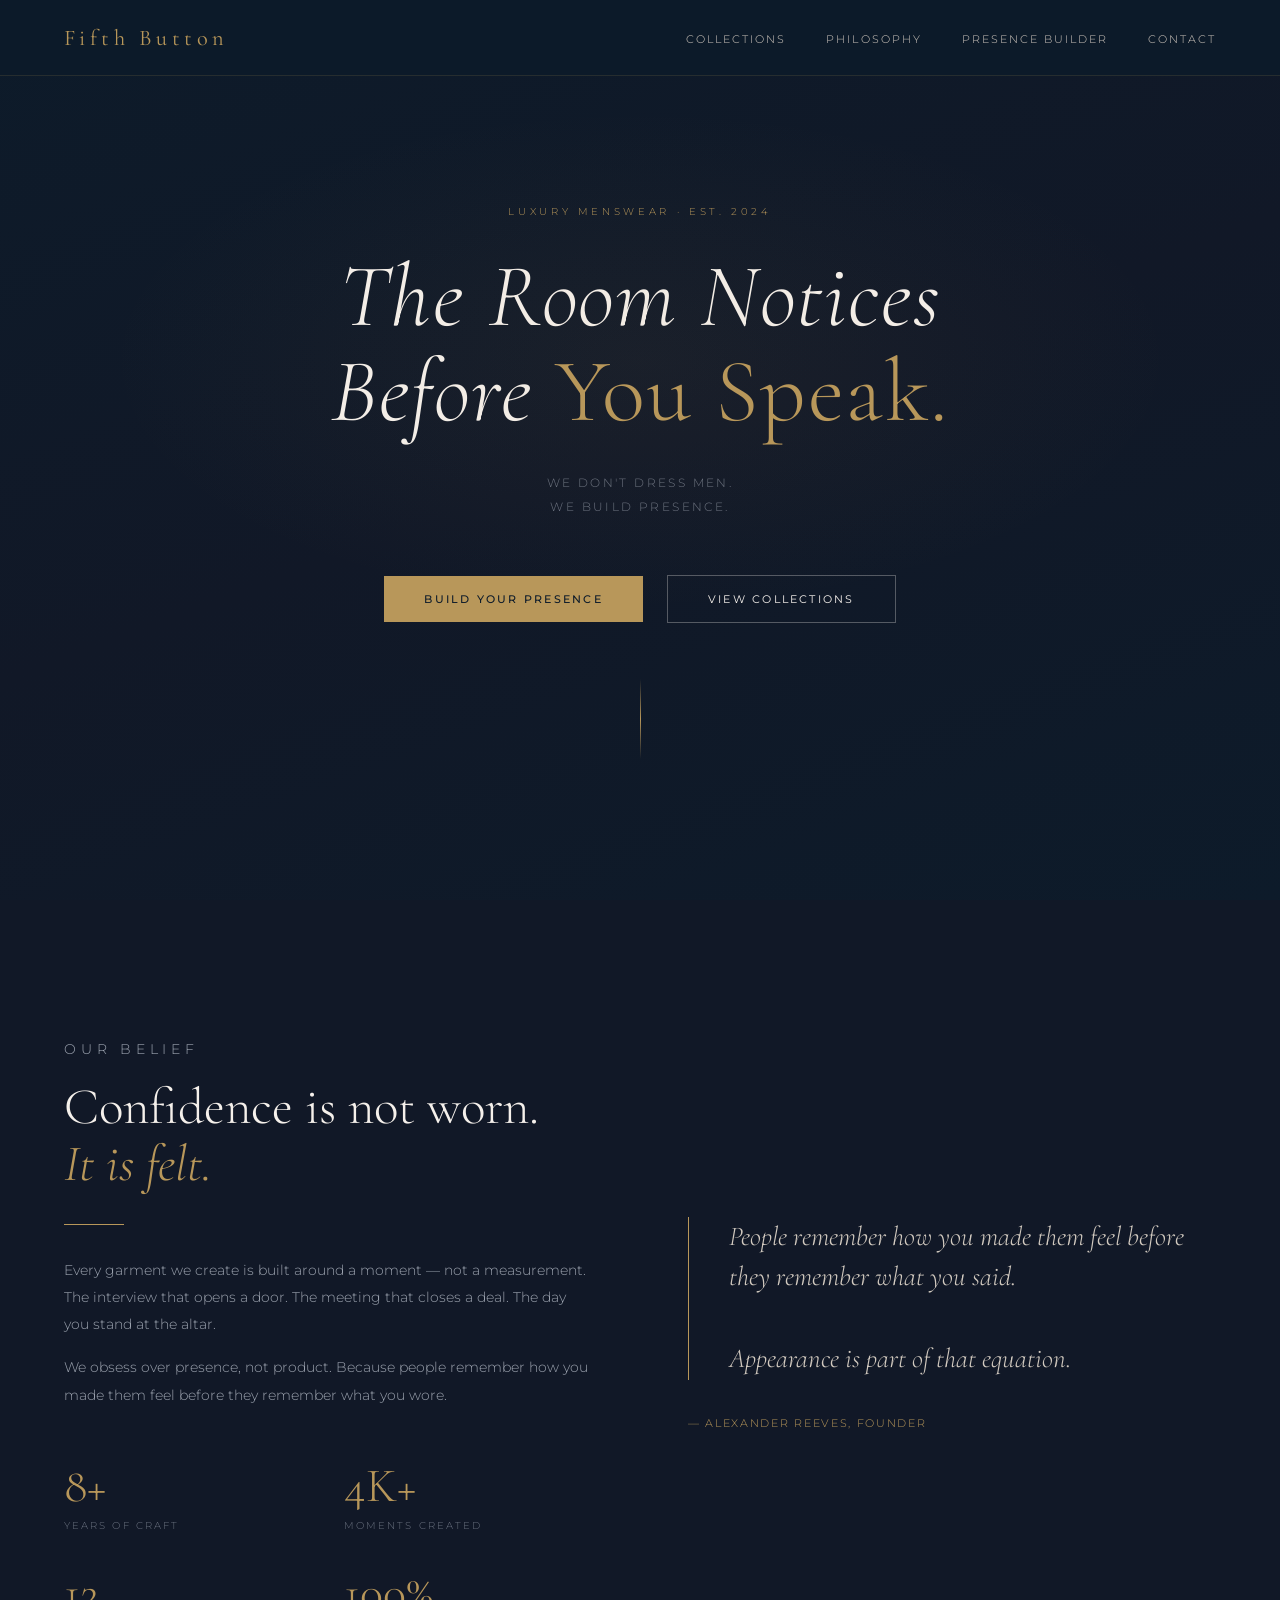
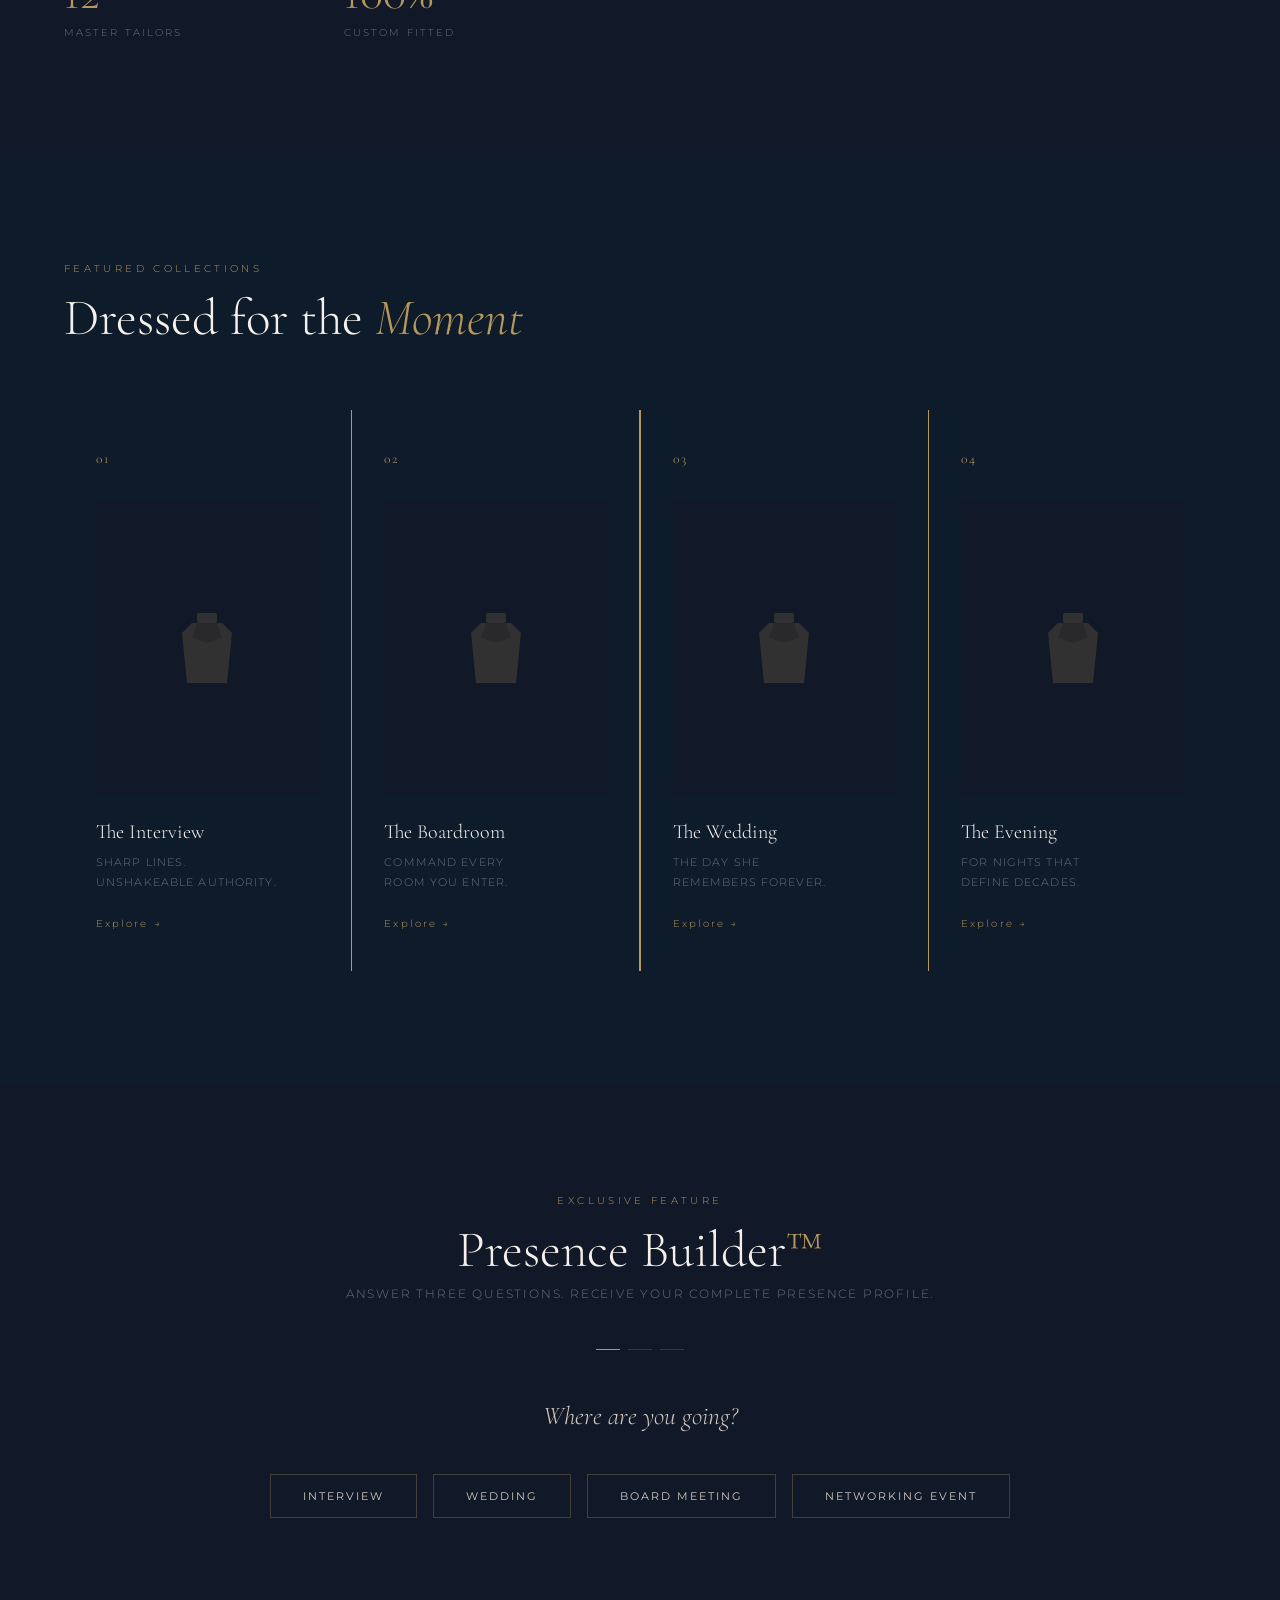
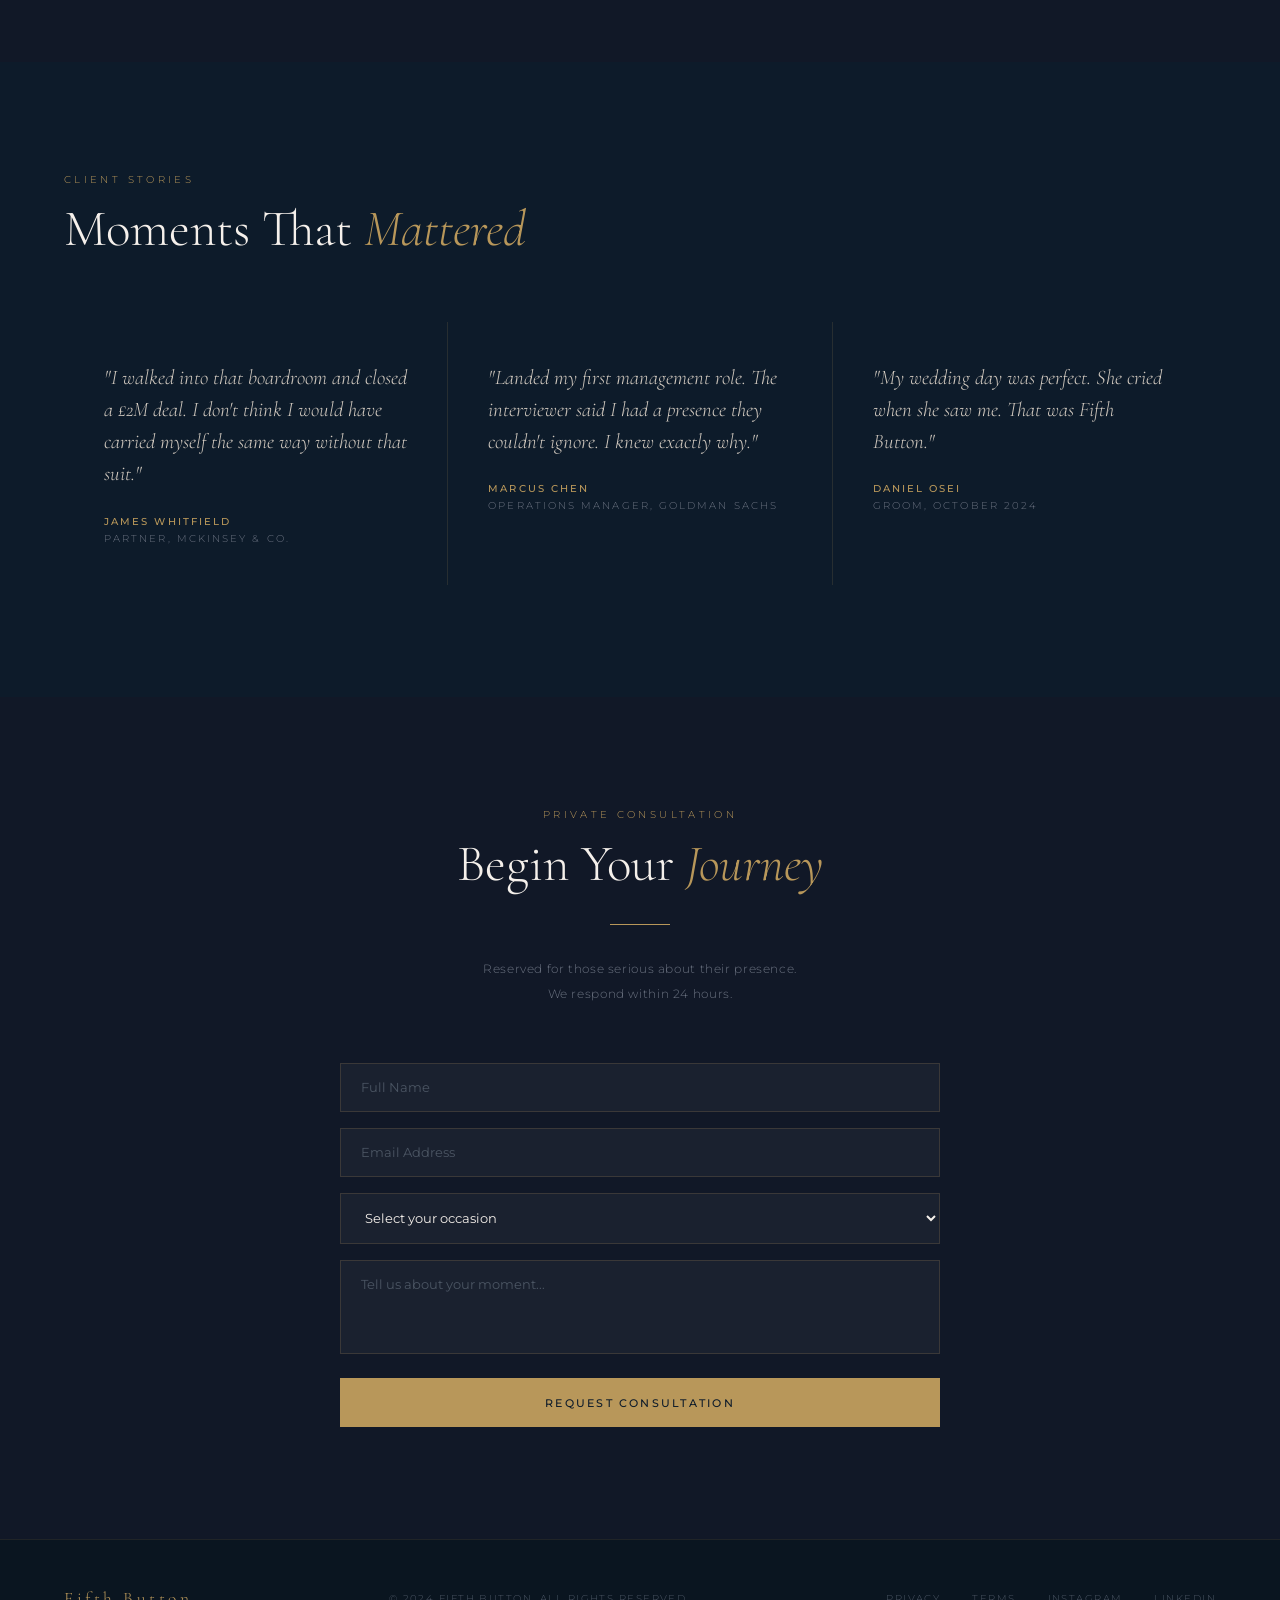
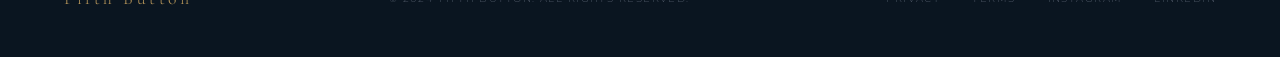
<file: inspiration.html>
<!DOCTYPE html>
<html lang="en">

<head>
    <meta charset="UTF-8" />
    <meta name="viewport" content="width=device-width, initial-scale=1.0" />
    <title>Fifth Button — Luxury Menswear</title>
    <link
        href="https://fonts.googleapis.com/css2?family=Cormorant+Garamond:ital,wght@0,300;0,400;0,600;1,300;1,400&family=Montserrat:wght@300;400;500;600&display=swap"
        rel="stylesheet" />
    <style>
        * {
            margin: 0;
            padding: 0;
            box-sizing: border-box;
        }

        :root {
            --gold: #B8975A;
            --navy: #0D1B2A;
            --charcoal: #1C1C1C;
            --offwhite: #F5F0EB;
            --white: #FFFFFF;
            --gray: #6B7280;
            --lightgray: #D1C9BF;
        }

        html {
            scroll-behavior: smooth;
        }

        body {
            background: #0D1B2A;
            color: #F5F0EB;
            font-family: 'Montserrat', sans-serif;
            font-weight: 300;
            overflow-x: hidden;
        }

        /* NAV */
        nav {
            position: fixed;
            top: 0;
            left: 0;
            right: 0;
            z-index: 100;
            padding: 1.5rem 4rem;
            display: flex;
            justify-content: space-between;
            align-items: center;
            border-bottom: 1px solid rgba(184, 151, 90, 0.15);
            background: rgba(13, 27, 42, 0.95);
            backdrop-filter: blur(10px);
        }

        .nav-logo {
            font-family: 'Cormorant Garamond', serif;
            font-size: 1.4rem;
            letter-spacing: 0.2em;
            color: #B8975A;
            font-weight: 400;
        }

        .nav-links {
            display: flex;
            gap: 2.5rem;
            list-style: none;
        }

        .nav-links a {
            color: #D1C9BF;
            text-decoration: none;
            font-size: 0.7rem;
            letter-spacing: 0.18em;
            text-transform: uppercase;
            transition: color 0.3s;
        }

        .nav-links a:hover {
            color: #B8975A;
        }

        /* HERO */
        .hero {
            min-height: 100vh;
            display: flex;
            flex-direction: column;
            justify-content: center;
            align-items: center;
            text-align: center;
            padding: 8rem 2rem 4rem;
            position: relative;
            overflow: hidden;
            background: linear-gradient(160deg, #0D1B2A 0%, #111827 50%, #0D1B2A 100%);
        }

        .hero::before {
            content: '';
            position: absolute;
            inset: 0;
            background: radial-gradient(ellipse 60% 40% at 50% 40%, rgba(184, 151, 90, 0.06) 0%, transparent 70%);
            pointer-events: none;
        }

        .hero-eyebrow {
            font-size: 0.65rem;
            letter-spacing: 0.35em;
            text-transform: uppercase;
            color: #B8975A;
            margin-bottom: 2rem;
        }

        .hero h1 {
            font-family: 'Cormorant Garamond', serif;
            font-size: clamp(3rem, 7vw, 6.5rem);
            font-weight: 300;
            line-height: 1.05;
            letter-spacing: 0.02em;
            color: #F5F0EB;
            max-width: 900px;
            font-style: italic;
        }

        .hero h1 span {
            color: #B8975A;
            font-style: normal;
        }

        .hero-sub {
            margin-top: 2rem;
            font-size: 0.75rem;
            letter-spacing: 0.2em;
            text-transform: uppercase;
            color: #6B7280;
            max-width: 400px;
            line-height: 2;
        }

        .hero-cta {
            margin-top: 3.5rem;
            display: flex;
            gap: 1.5rem;
            align-items: center;
            flex-wrap: wrap;
            justify-content: center;
        }

        .btn-primary {
            background: #B8975A;
            color: #0D1B2A;
            padding: 1rem 2.5rem;
            font-size: 0.7rem;
            letter-spacing: 0.2em;
            text-transform: uppercase;
            border: none;
            cursor: pointer;
            font-family: 'Montserrat', sans-serif;
            font-weight: 500;
            transition: all 0.3s;
        }

        .btn-primary:hover {
            background: #d4b07a;
        }

        .btn-secondary {
            background: transparent;
            color: #F5F0EB;
            padding: 1rem 2.5rem;
            font-size: 0.7rem;
            letter-spacing: 0.2em;
            text-transform: uppercase;
            border: 1px solid rgba(245, 240, 235, 0.3);
            cursor: pointer;
            font-family: 'Montserrat', sans-serif;
            font-weight: 400;
            transition: all 0.3s;
        }

        .btn-secondary:hover {
            border-color: #B8975A;
            color: #B8975A;
        }

        .hero-line {
            width: 1px;
            height: 80px;
            background: linear-gradient(to bottom, transparent, #B8975A, transparent);
            margin: 3.5rem auto 0;
        }

        /* SECTION COMMONS */
        section {
            padding: 7rem 4rem;
        }

        .section-label {
            font-size: 0.6rem;
            letter-spacing: 0.35em;
            text-transform: uppercase;
            color: #B8975A;
            margin-bottom: 1rem;
        }

        .section-title {
            font-family: 'Cormorant Garamond', serif;
            font-size: clamp(2rem, 4vw, 3.5rem);
            font-weight: 300;
            line-height: 1.1;
            color: #F5F0EB;
        }

        .section-title em {
            color: #B8975A;
            font-style: italic;
        }

        .divider {
            width: 60px;
            height: 1px;
            background: #B8975A;
            margin: 2rem 0;
        }

        /* PHILOSOPHY */
        .philosophy {
            background: #111827;
            display: grid;
            grid-template-columns: 1fr 1fr;
            gap: 6rem;
            align-items: center;
        }

        .philosophy-stat {
            display: grid;
            grid-template-columns: 1fr 1fr;
            gap: 2rem;
            margin-top: 3rem;
        }

        .stat-item {}

        .stat-num {
            font-family: 'Cormorant Garamond', serif;
            font-size: 3rem;
            color: #B8975A;
            font-weight: 300;
        }

        .stat-label {
            font-size: 0.65rem;
            letter-spacing: 0.2em;
            text-transform: uppercase;
            color: #6B7280;
            margin-top: 0.25rem;
        }

        .philosophy-quote {
            font-family: 'Cormorant Garamond', serif;
            font-size: 1.7rem;
            font-style: italic;
            color: #D1C9BF;
            line-height: 1.5;
            border-left: 1px solid #B8975A;
            padding-left: 2.5rem;
        }

        .philosophy p {
            font-size: 0.85rem;
            line-height: 2;
            color: #9CA3AF;
            margin-top: 1.5rem;
        }

        /* COLLECTIONS */
        .collections {
            background: #0D1B2A;
        }

        .collections-grid {
            display: grid;
            grid-template-columns: repeat(4, 1fr);
            gap: 1.5px;
            margin-top: 4rem;
            background: #B8975A;
        }

        .collection-card {
            background: #0D1B2A;
            padding: 2.5rem 2rem;
            cursor: pointer;
            transition: background 0.4s;
            position: relative;
            overflow: hidden;
        }

        .collection-card::before {
            content: '';
            position: absolute;
            inset: 0;
            background: rgba(184, 151, 90, 0.04);
            opacity: 0;
            transition: opacity 0.4s;
        }

        .collection-card:hover::before {
            opacity: 1;
        }

        .collection-card:hover .card-arrow {
            transform: translateX(6px);
        }

        .card-num {
            font-family: 'Cormorant Garamond', serif;
            font-size: 0.85rem;
            color: #B8975A;
            letter-spacing: 0.15em;
            margin-bottom: 2rem;
        }

        .card-img {
            width: 100%;
            aspect-ratio: 3/4;
            background: #111827;
            margin-bottom: 1.5rem;
            display: flex;
            align-items: center;
            justify-content: center;
            overflow: hidden;
        }

        .card-img svg {
            opacity: 0.2;
        }

        .card-name {
            font-family: 'Cormorant Garamond', serif;
            font-size: 1.25rem;
            color: #F5F0EB;
            font-weight: 300;
        }

        .card-desc {
            font-size: 0.7rem;
            letter-spacing: 0.1em;
            color: #6B7280;
            margin-top: 0.5rem;
            line-height: 1.8;
            text-transform: uppercase;
        }

        .card-arrow {
            display: inline-block;
            margin-top: 1.5rem;
            font-size: 0.65rem;
            letter-spacing: 0.2em;
            color: #B8975A;
            transition: transform 0.3s;
        }

        /* PRESENCE BUILDER */
        .presence {
            background: #111827;
        }

        .presence-inner {
            max-width: 760px;
            margin: 0 auto;
            text-align: center;
        }

        .presence-inner .section-title {
            margin-bottom: 0.5rem;
        }

        .presence-sub {
            font-size: 0.75rem;
            letter-spacing: 0.15em;
            color: #6B7280;
            text-transform: uppercase;
            margin-bottom: 3rem;
        }

        .pb-step {
            display: none;
        }

        .pb-step.active {
            display: block;
        }

        .pb-question {
            font-family: 'Cormorant Garamond', serif;
            font-size: 1.6rem;
            font-style: italic;
            color: #D1C9BF;
            margin-bottom: 2.5rem;
            line-height: 1.4;
        }

        .pb-options {
            display: flex;
            flex-wrap: wrap;
            gap: 1rem;
            justify-content: center;
            margin-bottom: 2rem;
        }

        .pb-option {
            background: transparent;
            border: 1px solid rgba(184, 151, 90, 0.3);
            color: #D1C9BF;
            padding: 0.9rem 2rem;
            font-family: 'Montserrat', sans-serif;
            font-size: 0.7rem;
            letter-spacing: 0.18em;
            text-transform: uppercase;
            cursor: pointer;
            transition: all 0.3s;
        }

        .pb-option:hover,
        .pb-option.selected {
            background: rgba(184, 151, 90, 0.12);
            border-color: #B8975A;
            color: #B8975A;
        }

        .pb-progress {
            display: flex;
            gap: 0.5rem;
            justify-content: center;
            margin-bottom: 3rem;
        }

        .pb-dot {
            width: 24px;
            height: 1px;
            background: rgba(184, 151, 90, 0.25);
            transition: background 0.3s;
        }

        .pb-dot.done {
            background: #B8975A;
        }

        .pb-result {
            display: none;
            text-align: center;
        }

        .pb-result.show {
            display: block;
        }

        .result-badge {
            display: inline-block;
            border: 1px solid #B8975A;
            padding: 0.5rem 1.5rem;
            font-size: 0.6rem;
            letter-spacing: 0.3em;
            text-transform: uppercase;
            color: #B8975A;
            margin-bottom: 2rem;
        }

        .result-title {
            font-family: 'Cormorant Garamond', serif;
            font-size: 2.5rem;
            font-style: italic;
            color: #F5F0EB;
            margin-bottom: 1rem;
        }

        .result-desc {
            font-size: 0.8rem;
            color: #9CA3AF;
            line-height: 2;
            max-width: 500px;
            margin: 0 auto 2rem;
        }

        .result-items {
            display: flex;
            gap: 2rem;
            justify-content: center;
            flex-wrap: wrap;
            margin: 2.5rem 0;
        }

        .result-item {
            text-align: center;
        }

        .result-item-label {
            font-size: 0.6rem;
            letter-spacing: 0.2em;
            text-transform: uppercase;
            color: #6B7280;
            margin-bottom: 0.5rem;
        }

        .result-item-val {
            font-family: 'Cormorant Garamond', serif;
            font-size: 1.1rem;
            color: #B8975A;
        }

        .btn-reset {
            background: transparent;
            border: none;
            color: #6B7280;
            font-size: 0.65rem;
            letter-spacing: 0.2em;
            text-transform: uppercase;
            cursor: pointer;
            font-family: 'Montserrat', sans-serif;
            margin-top: 1rem;
            transition: color 0.3s;
        }

        .btn-reset:hover {
            color: #B8975A;
        }

        /* TESTIMONIALS */
        .testimonials {
            background: #0D1B2A;
        }

        .testimonials-header {
            display: flex;
            justify-content: space-between;
            align-items: flex-end;
            margin-bottom: 4rem;
        }

        .t-grid {
            display: grid;
            grid-template-columns: repeat(3, 1fr);
            gap: 1px;
            background: rgba(184, 151, 90, 0.15);
        }

        .t-card {
            background: #0D1B2A;
            padding: 2.5rem;
        }

        .t-quote {
            font-family: 'Cormorant Garamond', serif;
            font-size: 1.3rem;
            font-style: italic;
            color: #D1C9BF;
            line-height: 1.55;
            margin-bottom: 1.5rem;
        }

        .t-meta {
            font-size: 0.65rem;
            letter-spacing: 0.2em;
            text-transform: uppercase;
            color: #6B7280;
        }

        .t-meta strong {
            color: #B8975A;
            display: block;
            margin-bottom: 0.25rem;
            font-weight: 500;
        }

        /* CONTACT */
        .contact {
            background: #111827;
            text-align: center;
        }

        .contact-inner {
            max-width: 600px;
            margin: 0 auto;
        }

        .contact-form {
            margin-top: 3.5rem;
            display: flex;
            flex-direction: column;
            gap: 1rem;
        }

        .contact-form input,
        .contact-form select,
        .contact-form textarea {
            background: rgba(245, 240, 235, 0.04);
            border: 1px solid rgba(184, 151, 90, 0.2);
            color: #F5F0EB;
            padding: 1rem 1.25rem;
            font-family: 'Montserrat', sans-serif;
            font-size: 0.8rem;
            outline: none;
            transition: border-color 0.3s;
            resize: none;
        }

        .contact-form input::placeholder,
        .contact-form textarea::placeholder {
            color: #4B5563;
        }

        .contact-form input:focus,
        .contact-form textarea:focus {
            border-color: #B8975A;
        }

        .contact-form select option {
            background: #111827;
        }

        .contact-submit {
            background: #B8975A;
            color: #0D1B2A;
            padding: 1.1rem;
            font-family: 'Montserrat', sans-serif;
            font-size: 0.7rem;
            letter-spacing: 0.2em;
            text-transform: uppercase;
            font-weight: 500;
            border: none;
            cursor: pointer;
            transition: background 0.3s;
            margin-top: 0.5rem;
        }

        .contact-submit:hover {
            background: #d4b07a;
        }

        /* FOOTER */
        footer {
            background: #0A1520;
            padding: 3rem 4rem;
            display: flex;
            justify-content: space-between;
            align-items: center;
            border-top: 1px solid rgba(184, 151, 90, 0.12);
        }

        .footer-logo {
            font-family: 'Cormorant Garamond', serif;
            font-size: 1.1rem;
            letter-spacing: 0.2em;
            color: #B8975A;
        }

        .footer-copy {
            font-size: 0.6rem;
            letter-spacing: 0.15em;
            color: #4B5563;
            text-transform: uppercase;
        }

        .footer-links {
            display: flex;
            gap: 2rem;
        }

        .footer-links a {
            font-size: 0.6rem;
            letter-spacing: 0.15em;
            color: #4B5563;
            text-decoration: none;
            text-transform: uppercase;
            transition: color 0.3s;
        }

        .footer-links a:hover {
            color: #B8975A;
        }

        @media(max-width:768px) {
            nav {
                padding: 1.25rem 1.5rem;
            }

            .nav-links {
                display: none;
            }

            section {
                padding: 5rem 1.5rem;
            }

            .philosophy {
                grid-template-columns: 1fr;
                gap: 3rem;
            }

            .collections-grid {
                grid-template-columns: repeat(2, 1fr);
            }

            .t-grid {
                grid-template-columns: 1fr;
            }

            footer {
                flex-direction: column;
                gap: 1.5rem;
                text-align: center;
            }

            .footer-links {
                flex-wrap: wrap;
                justify-content: center;
            }
        }
    </style>
</head>

<body>

    <nav>
        <div class="nav-logo">Fifth Button</div>
        <ul class="nav-links">
            <li><a href="#collections">Collections</a></li>
            <li><a href="#philosophy">Philosophy</a></li>
            <li><a href="#presence">Presence Builder</a></li>
            <li><a href="#contact">Contact</a></li>
        </ul>
    </nav>

    <!-- HERO -->
    <section class="hero">
        <p class="hero-eyebrow">Luxury Menswear · Est. 2024</p>
        <h1>The Room Notices<br />Before <span>You Speak.</span></h1>
        <p class="hero-sub">We don't dress men.<br />We build presence.</p>
        <div class="hero-cta">
            <button class="btn-primary"
                onclick="document.getElementById('presence').scrollIntoView({behavior:'smooth'})">Build Your
                Presence</button>
            <button class="btn-secondary"
                onclick="document.getElementById('collections').scrollIntoView({behavior:'smooth'})">View
                Collections</button>
        </div>
        <div class="hero-line"></div>
    </section>

    <!-- PHILOSOPHY -->
    <section class="philosophy" id="philosophy">
        <div>
            <p class="section-label">Our Belief</p>
            <h2 class="section-title">Confidence is not worn.<br /><em>It is felt.</em></h2>
            <div class="divider"></div>
            <p>Every garment we create is built around a moment — not a measurement. The interview that opens a door.
                The meeting that closes a deal. The day you stand at the altar.</p>
            <p style="margin-top:1rem;">We obsess over presence, not product. Because people remember how you made them
                feel before they remember what you wore.</p>
            <div class="philosophy-stat">
                <div class="stat-item">
                    <div class="stat-num">8+</div>
                    <div class="stat-label">Years of craft</div>
                </div>
                <div class="stat-item">
                    <div class="stat-num">4K+</div>
                    <div class="stat-label">Moments created</div>
                </div>
                <div class="stat-item">
                    <div class="stat-num">12</div>
                    <div class="stat-label">Master tailors</div>
                </div>
                <div class="stat-item">
                    <div class="stat-num">100%</div>
                    <div class="stat-label">Custom fitted</div>
                </div>
            </div>
        </div>
        <div>
            <blockquote class="philosophy-quote">People remember how you made them feel before they remember what you
                said.<br /><br />Appearance is part of that equation.</blockquote>
            <p style="margin-top:2rem;font-size:0.7rem;letter-spacing:0.15em;text-transform:uppercase;color:#B8975A;">—
                Alexander Reeves, Founder</p>
        </div>
    </section>

    <!-- COLLECTIONS -->
    <section class="collections" id="collections">
        <p class="section-label">Featured Collections</p>
        <h2 class="section-title">Dressed for the <em>Moment</em></h2>
        <div class="collections-grid">
            <div class="collection-card">
                <div class="card-num">01</div>
                <div class="card-img">
                    <svg width="60" height="80" viewBox="0 0 60 80" fill="none">
                        <rect x="20" y="5" width="20" height="10" rx="2" fill="#B8975A" />
                        <path d="M15 15 L5 25 L10 75 L50 75 L55 25 L45 15" fill="#B8975A" />
                        <path d="M20 15 L15 30 L30 35 L45 30 L40 15" fill="#8a6f40" />
                    </svg>
                </div>
                <div class="card-name">The Interview</div>
                <div class="card-desc">Sharp lines.<br />Unshakeable authority.</div>
                <div class="card-arrow">Explore →</div>
            </div>
            <div class="collection-card">
                <div class="card-num">02</div>
                <div class="card-img">
                    <svg width="60" height="80" viewBox="0 0 60 80" fill="none">
                        <rect x="20" y="5" width="20" height="10" rx="2" fill="#B8975A" />
                        <path d="M15 15 L5 25 L10 75 L50 75 L55 25 L45 15" fill="#B8975A" />
                        <path d="M20 15 L15 30 L30 35 L45 30 L40 15" fill="#8a6f40" />
                    </svg>
                </div>
                <div class="card-name">The Boardroom</div>
                <div class="card-desc">Command every<br />room you enter.</div>
                <div class="card-arrow">Explore →</div>
            </div>
            <div class="collection-card">
                <div class="card-num">03</div>
                <div class="card-img">
                    <svg width="60" height="80" viewBox="0 0 60 80" fill="none">
                        <rect x="20" y="5" width="20" height="10" rx="2" fill="#B8975A" />
                        <path d="M15 15 L5 25 L10 75 L50 75 L55 25 L45 15" fill="#B8975A" />
                        <path d="M20 15 L15 30 L30 35 L45 30 L40 15" fill="#8a6f40" />
                    </svg>
                </div>
                <div class="card-name">The Wedding</div>
                <div class="card-desc">The day she<br />remembers forever.</div>
                <div class="card-arrow">Explore →</div>
            </div>
            <div class="collection-card">
                <div class="card-num">04</div>
                <div class="card-img">
                    <svg width="60" height="80" viewBox="0 0 60 80" fill="none">
                        <rect x="20" y="5" width="20" height="10" rx="2" fill="#B8975A" />
                        <path d="M15 15 L5 25 L10 75 L50 75 L55 25 L45 15" fill="#B8975A" />
                        <path d="M20 15 L15 30 L30 35 L45 30 L40 15" fill="#8a6f40" />
                    </svg>
                </div>
                <div class="card-name">The Evening</div>
                <div class="card-desc">For nights that<br />define decades.</div>
                <div class="card-arrow">Explore →</div>
            </div>
        </div>
    </section>

    <!-- PRESENCE BUILDER -->
    <section class="presence" id="presence">
        <div class="presence-inner">
            <p class="section-label">Exclusive Feature</p>
            <h2 class="section-title">Presence Builder<span style="color:#B8975A;">™</span></h2>
            <p class="presence-sub">Answer three questions. Receive your complete presence profile.</p>

            <div class="pb-progress">
                <div class="pb-dot done" id="dot-0"></div>
                <div class="pb-dot" id="dot-1"></div>
                <div class="pb-dot" id="dot-2"></div>
            </div>

            <div class="pb-step active" id="step-0">
                <p class="pb-question">Where are you going?</p>
                <div class="pb-options">
                    <button class="pb-option" onclick="selectOption(0,'Interview')">Interview</button>
                    <button class="pb-option" onclick="selectOption(0,'Wedding')">Wedding</button>
                    <button class="pb-option" onclick="selectOption(0,'Board Meeting')">Board Meeting</button>
                    <button class="pb-option" onclick="selectOption(0,'Networking Event')">Networking Event</button>
                </div>
            </div>

            <div class="pb-step" id="step-1">
                <p class="pb-question">What impression do you want to make?</p>
                <div class="pb-options">
                    <button class="pb-option" onclick="selectOption(1,'Confidence')">Confidence</button>
                    <button class="pb-option" onclick="selectOption(1,'Authority')">Authority</button>
                    <button class="pb-option" onclick="selectOption(1,'Trust')">Trust</button>
                    <button class="pb-option" onclick="selectOption(1,'Elegance')">Elegance</button>
                </div>
            </div>

            <div class="pb-step" id="step-2">
                <p class="pb-question">How would you describe yourself?</p>
                <div class="pb-options">
                    <button class="pb-option" onclick="selectOption(2,'Student')">Student</button>
                    <button class="pb-option" onclick="selectOption(2,'Professional')">Professional</button>
                    <button class="pb-option" onclick="selectOption(2,'Executive')">Executive</button>
                </div>
            </div>

            <div class="pb-result" id="pb-result">
                <div class="result-badge">Your Presence Profile</div>
                <div class="result-title" id="result-title">The Rising Authority</div>
                <div class="result-desc" id="result-desc">Loading your profile...</div>
                <div class="result-items">
                    <div class="result-item">
                        <div class="result-item-label">Collection</div>
                        <div class="result-item-val" id="res-collection">—</div>
                    </div>
                    <div class="result-item">
                        <div class="result-item-label">Silhouette</div>
                        <div class="result-item-val" id="res-silhouette">—</div>
                    </div>
                    <div class="result-item">
                        <div class="result-item-label">Signature Colour</div>
                        <div class="result-item-val" id="res-colour">—</div>
                    </div>
                    <div class="result-item">
                        <div class="result-item-label">Occasion</div>
                        <div class="result-item-val" id="res-occasion">—</div>
                    </div>
                </div>
                <button class="btn-primary" style="margin-top:1rem;"
                    onclick="document.getElementById('contact').scrollIntoView({behavior:'smooth'})">Book a
                    Consultation</button>
                <br />
                <button class="btn-reset" onclick="resetBuilder()">Start Over</button>
            </div>
        </div>
    </section>

    <!-- TESTIMONIALS -->
    <section class="testimonials" id="testimonials">
        <div class="testimonials-header">
            <div>
                <p class="section-label">Client Stories</p>
                <h2 class="section-title">Moments That <em>Mattered</em></h2>
            </div>
        </div>
        <div class="t-grid">
            <div class="t-card">
                <p class="t-quote">"I walked into that boardroom and closed a £2M deal. I don't think I would have
                    carried myself the same way without that suit."</p>
                <div class="t-meta"><strong>James Whitfield</strong>Partner, McKinsey & Co.</div>
            </div>
            <div class="t-card">
                <p class="t-quote">"Landed my first management role. The interviewer said I had a presence they couldn't
                    ignore. I knew exactly why."</p>
                <div class="t-meta"><strong>Marcus Chen</strong>Operations Manager, Goldman Sachs</div>
            </div>
            <div class="t-card">
                <p class="t-quote">"My wedding day was perfect. She cried when she saw me. That was Fifth Button."</p>
                <div class="t-meta"><strong>Daniel Osei</strong>Groom, October 2024</div>
            </div>
        </div>
    </section>

    <!-- CONTACT -->
    <section class="contact" id="contact">
        <div class="contact-inner">
            <p class="section-label">Private Consultation</p>
            <h2 class="section-title">Begin Your <em>Journey</em></h2>
            <div class="divider" style="margin:2rem auto;"></div>
            <p style="font-size:0.78rem;color:#6B7280;line-height:2;letter-spacing:0.05em;">Reserved for those serious
                about their presence.<br />We respond within 24 hours.</p>
            <div class="contact-form">
                <input type="text" placeholder="Full Name" />
                <input type="email" placeholder="Email Address" />
                <select>
                    <option value="" disabled selected style="color:#4B5563;">Select your occasion</option>
                    <option>Interview</option>
                    <option>Board Meeting</option>
                    <option>Wedding</option>
                    <option>Networking Event</option>
                    <option>Other</option>
                </select>
                <textarea rows="4" placeholder="Tell us about your moment..."></textarea>
                <button class="contact-submit">Request Consultation</button>
            </div>
        </div>
    </section>

    <!-- FOOTER -->
    <footer>
        <div class="footer-logo">Fifth Button</div>
        <p class="footer-copy">© 2024 Fifth Button. All rights reserved.</p>
        <div class="footer-links">
            <a href="#">Privacy</a>
            <a href="#">Terms</a>
            <a href="#">Instagram</a>
            <a href="#">LinkedIn</a>
        </div>
    </footer>

    <script>
        const answers = [null, null, null];

        const profiles = {
            "Interview-Confidence-Student": { title: "The Rising Force", desc: "You're not yet where you're going — but you walk in like you already are. This is the profile of early authority.", collection: "The Interview", silhouette: "Slim Peak Lapel", colour: "Charcoal Slate", occasion: "First Interview" },
            "Interview-Confidence-Professional": { title: "The Commanding Professional", desc: "You've earned your seat. Now it's time to claim it. Sharp, decisive, unforgettable.", collection: "The Interview", silhouette: "Tailored Single-Breasted", colour: "Midnight Navy", occasion: "Career Interview" },
            "Interview-Authority-Executive": { title: "The Power Presence", desc: "You don't walk into rooms. Rooms rearrange themselves around you.", collection: "The Boardroom", silhouette: "Double-Breasted Power Suit", colour: "Jet Black", occasion: "Executive Review" },
            "Board Meeting-Authority-Executive": { title: "The Executive Apex", desc: "The highest tier of presence. When you speak, the room leans in. When you're silent, they wonder.", collection: "The Boardroom", silhouette: "Full-Canvas Double-Breasted", colour: "Oxford Charcoal", occasion: "Board Presentation" },
            "Wedding-Elegance-Professional": { title: "The Elegant Gentleman", desc: "This is the day she never forgets. You owe it to that moment to look exactly this way.", collection: "The Wedding", silhouette: "Morning Coat or Slim Tuxedo", colour: "Ivory & Midnight", occasion: "Wedding Ceremony" },
            "Networking Event-Trust-Professional": { title: "The Approachable Authority", desc: "Warm enough to start conversations. Sharp enough to be remembered. This is the profile that builds networks.", collection: "The Evening", silhouette: "Smart Blazer with Trousers", colour: "Deep Navy", occasion: "Networking Event" },
        };

        function getProfile(a, b, c) {
            const key = `${a}-${b}-${c}`;
            if (profiles[key]) return profiles[key];
            const defaults = {
                "Interview": { title: "The Interview Presence", desc: "Built for the moment that changes everything. Sharp, confident, impossible to ignore.", collection: "The Interview", silhouette: "Slim Tailored Suit", colour: "Charcoal or Navy", occasion: "Career Interview" },
                "Wedding": { title: "The Wedding Presence", desc: "The day she remembers forever. You owe it to that moment.", collection: "The Wedding", silhouette: "Elegant Slim Cut", colour: "Ivory & Midnight", occasion: "Wedding Day" },
                "Board Meeting": { title: "The Boardroom Presence", desc: "Command authority before you say a word.", collection: "The Boardroom", silhouette: "Power Double-Breasted", colour: "Jet Black", occasion: "Board Meeting" },
                "Networking Event": { title: "The Social Presence", desc: "Every great network starts with a great first impression.", collection: "The Evening", silhouette: "Smart Sharp Blazer", colour: "Deep Navy", occasion: "Networking Event" },
            };
            return defaults[a] || { title: "The Fifth Button Presence", desc: "A profile as unique as your ambition. Our consultants will craft the perfect recommendation for you.", collection: "All Collections", silhouette: "Custom Tailored", colour: "Personalised", occasion: "Your Moment" };
        }

        function selectOption(step, value) {
            answers[step] = value;
            const opts = document.querySelectorAll(`#step-${step} .pb-option`);
            opts.forEach(o => o.classList.remove('selected'));
            event.target.classList.add('selected');

            setTimeout(() => {
                if (step < 2) {
                    document.getElementById(`step-${step}`).classList.remove('active');
                    document.getElementById(`step-${step + 1}`).classList.add('active');
                    document.getElementById(`dot-${step + 1}`).classList.add('done');
                } else {
                    showResult();
                }
            }, 350);
        }

        function showResult() {
            document.querySelectorAll('.pb-step').forEach(s => s.style.display = 'none');
            document.querySelector('.pb-progress').style.display = 'none';
            const p = getProfile(answers[0], answers[1], answers[2]);
            document.getElementById('result-title').textContent = p.title;
            document.getElementById('result-desc').textContent = p.desc;
            document.getElementById('res-collection').textContent = p.collection;
            document.getElementById('res-silhouette').textContent = p.silhouette;
            document.getElementById('res-colour').textContent = p.colour;
            document.getElementById('res-occasion').textContent = p.occasion;
            const res = document.getElementById('pb-result');
            res.classList.add('show');
        }

        function resetBuilder() {
            answers[0] = answers[1] = answers[2] = null;
            document.querySelectorAll('.pb-step').forEach((s, i) => { s.style.display = ''; s.classList.remove('active'); });
            document.getElementById('step-0').classList.add('active');
            document.querySelectorAll('.pb-dot').forEach((d, i) => { if (i > 0) d.classList.remove('done'); });
            document.querySelector('.pb-progress').style.display = 'flex';
            document.getElementById('pb-result').classList.remove('show');
            document.querySelectorAll('.pb-option').forEach(o => o.classList.remove('selected'));
        }
    </script>
</body>

</html>
</file>
